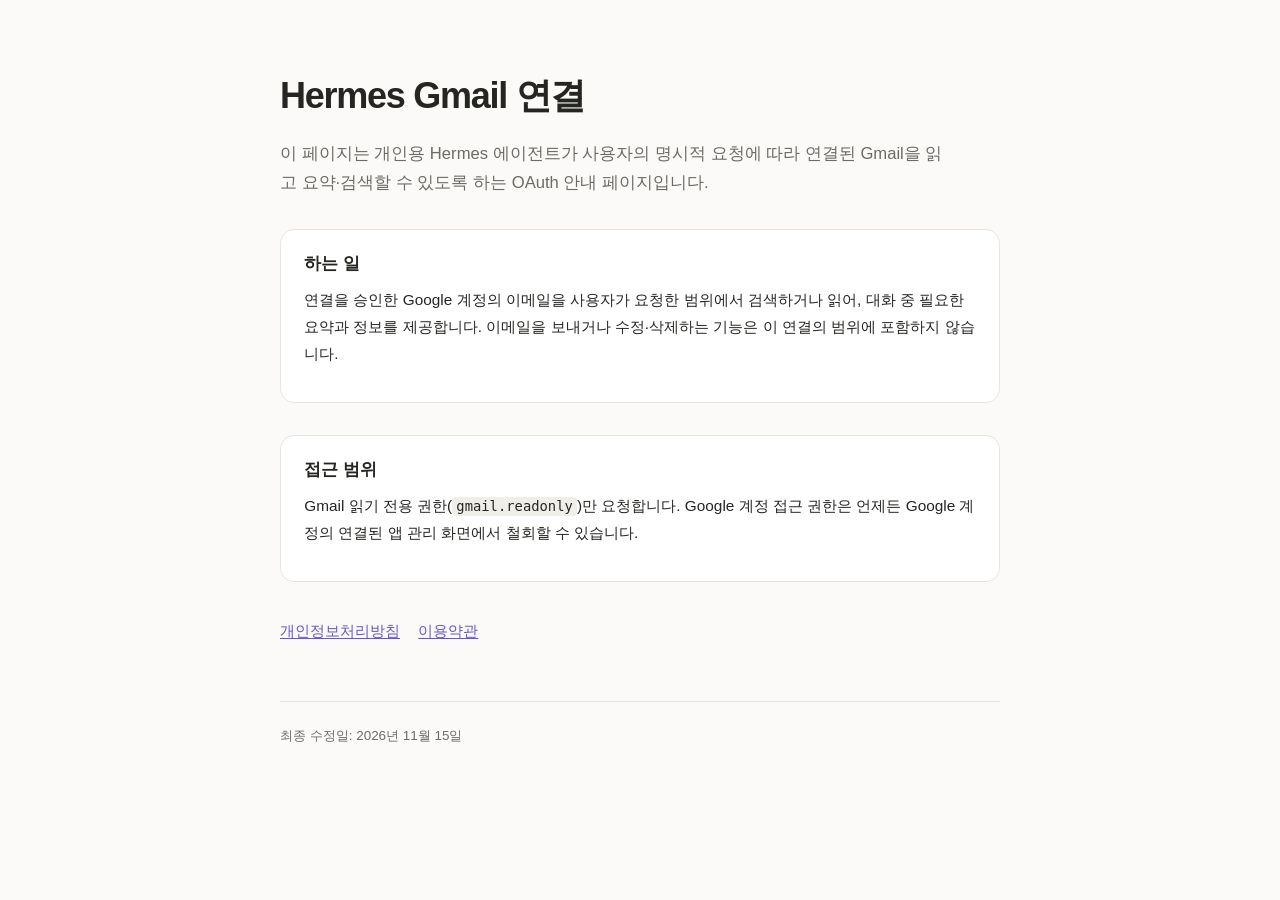
<file: index.html>
<!doctype html>
<html lang="ko">
<head>
  <meta charset="utf-8">
  <meta name="viewport" content="width=device-width, initial-scale=1">
  <meta name="robots" content="noindex, nofollow">
  <title>Hermes Gmail 연결</title>
  <link rel="stylesheet" href="/styles.css">
</head>
<body>
  <main>
    <h1>Hermes Gmail 연결</h1>
    <p class="lead">이 페이지는 개인용 Hermes 에이전트가 사용자의 명시적 요청에 따라 연결된 Gmail을 읽고 요약·검색할 수 있도록 하는 OAuth 안내 페이지입니다.</p>

    <section class="card">
      <h2>하는 일</h2>
      <p>연결을 승인한 Google 계정의 이메일을 사용자가 요청한 범위에서 검색하거나 읽어, 대화 중 필요한 요약과 정보를 제공합니다. 이메일을 보내거나 수정·삭제하는 기능은 이 연결의 범위에 포함하지 않습니다.</p>
    </section>

    <section class="card">
      <h2>접근 범위</h2>
      <p>Gmail 읽기 전용 권한(<code>gmail.readonly</code>)만 요청합니다. Google 계정 접근 권한은 언제든 Google 계정의 연결된 앱 관리 화면에서 철회할 수 있습니다.</p>
    </section>

    <nav aria-label="관련 문서">
      <a href="/privacy.html">개인정보처리방침</a>
      <a href="/terms.html">이용약관</a>
    </nav>

    <footer>최종 수정일: 2026년 11월 15일</footer>
  </main>
</body>
</html>
</file>
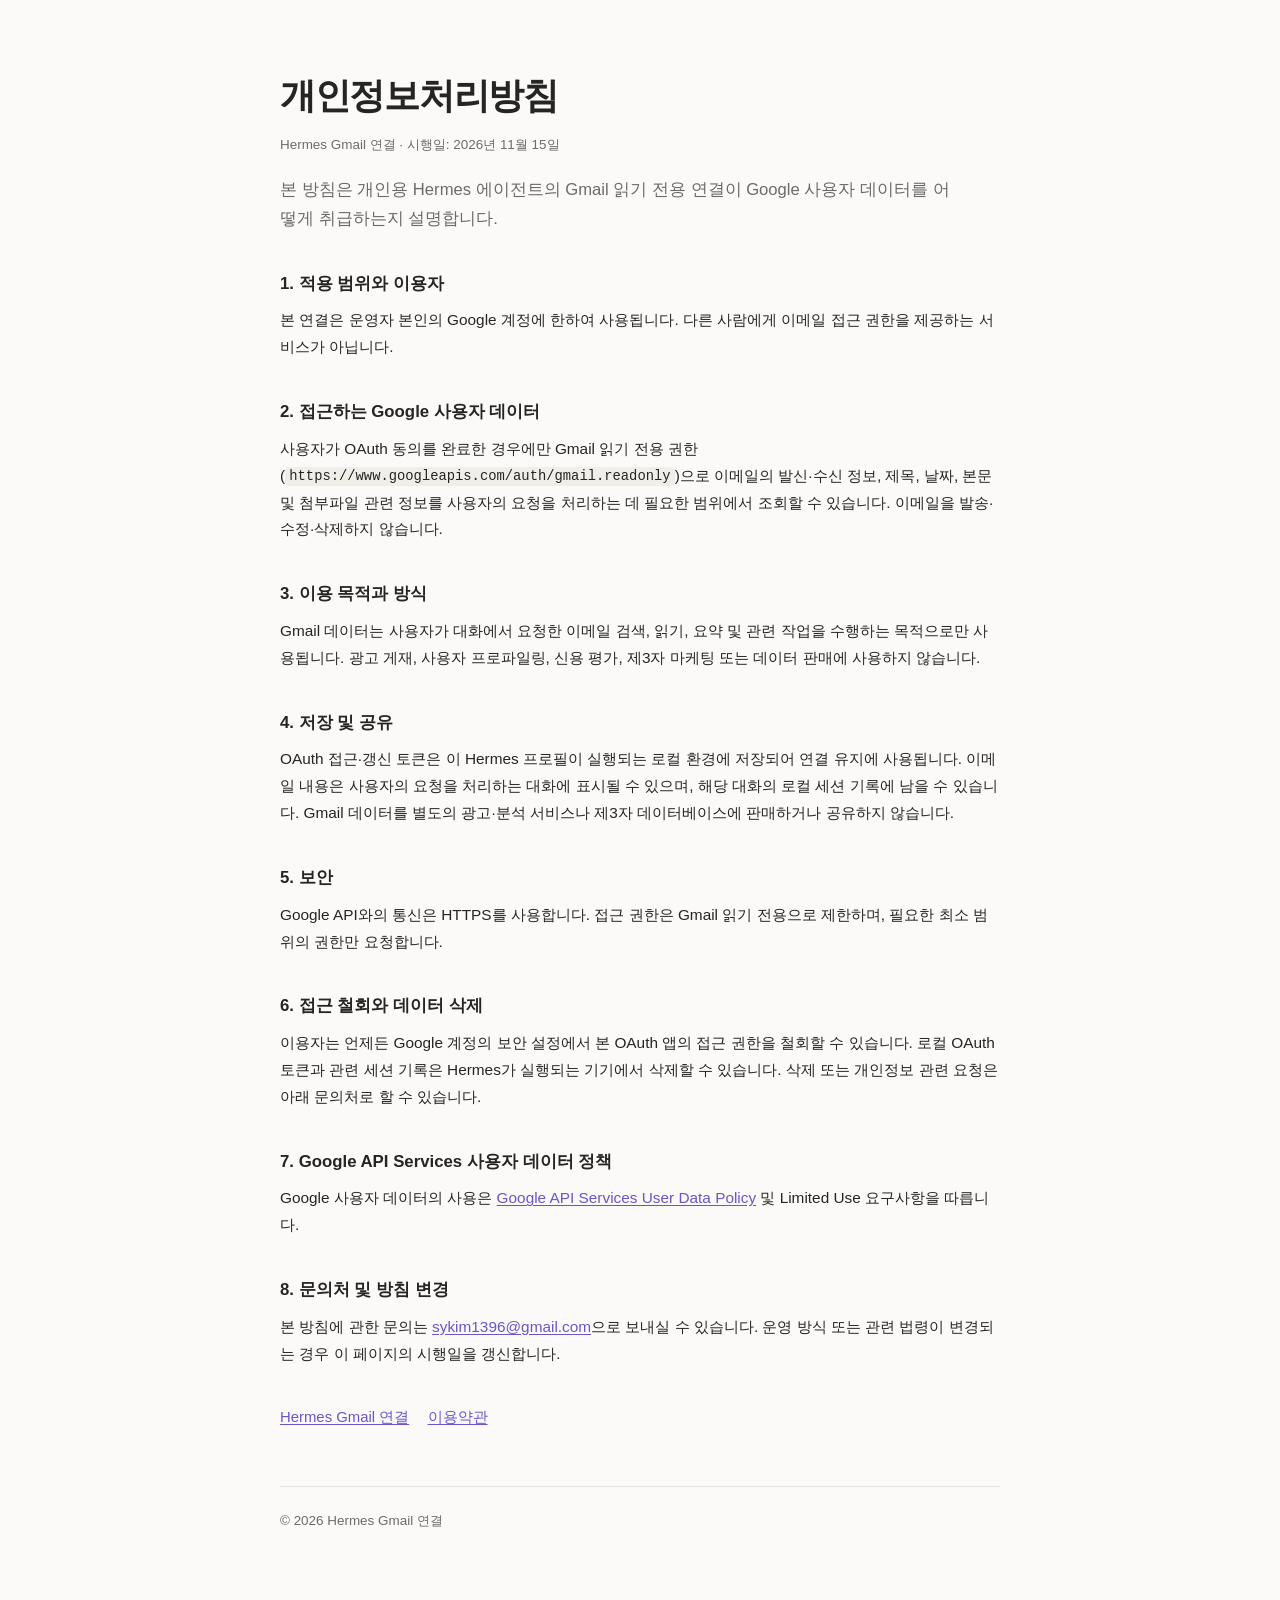
<file: privacy.html>
<!doctype html>
<html lang="ko">
<head>
  <meta charset="utf-8">
  <meta name="viewport" content="width=device-width, initial-scale=1">
  <meta name="robots" content="noindex, nofollow">
  <title>개인정보처리방침 · Hermes Gmail 연결</title>
  <link rel="stylesheet" href="/styles.css">
</head>
<body>
  <main>
    <h1>개인정보처리방침</h1>
    <p class="meta">Hermes Gmail 연결 · 시행일: 2026년 11월 15일</p>
    <p class="lead">본 방침은 개인용 Hermes 에이전트의 Gmail 읽기 전용 연결이 Google 사용자 데이터를 어떻게 취급하는지 설명합니다.</p>

    <h2>1. 적용 범위와 이용자</h2>
    <p>본 연결은 운영자 본인의 Google 계정에 한하여 사용됩니다. 다른 사람에게 이메일 접근 권한을 제공하는 서비스가 아닙니다.</p>

    <h2>2. 접근하는 Google 사용자 데이터</h2>
    <p>사용자가 OAuth 동의를 완료한 경우에만 Gmail 읽기 전용 권한(<code>https://www.googleapis.com/auth/gmail.readonly</code>)으로 이메일의 발신·수신 정보, 제목, 날짜, 본문 및 첨부파일 관련 정보를 사용자의 요청을 처리하는 데 필요한 범위에서 조회할 수 있습니다. 이메일을 발송·수정·삭제하지 않습니다.</p>

    <h2>3. 이용 목적과 방식</h2>
    <p>Gmail 데이터는 사용자가 대화에서 요청한 이메일 검색, 읽기, 요약 및 관련 작업을 수행하는 목적으로만 사용됩니다. 광고 게재, 사용자 프로파일링, 신용 평가, 제3자 마케팅 또는 데이터 판매에 사용하지 않습니다.</p>

    <h2>4. 저장 및 공유</h2>
    <p>OAuth 접근·갱신 토큰은 이 Hermes 프로필이 실행되는 로컬 환경에 저장되어 연결 유지에 사용됩니다. 이메일 내용은 사용자의 요청을 처리하는 대화에 표시될 수 있으며, 해당 대화의 로컬 세션 기록에 남을 수 있습니다. Gmail 데이터를 별도의 광고·분석 서비스나 제3자 데이터베이스에 판매하거나 공유하지 않습니다.</p>

    <h2>5. 보안</h2>
    <p>Google API와의 통신은 HTTPS를 사용합니다. 접근 권한은 Gmail 읽기 전용으로 제한하며, 필요한 최소 범위의 권한만 요청합니다.</p>

    <h2>6. 접근 철회와 데이터 삭제</h2>
    <p>이용자는 언제든 Google 계정의 보안 설정에서 본 OAuth 앱의 접근 권한을 철회할 수 있습니다. 로컬 OAuth 토큰과 관련 세션 기록은 Hermes가 실행되는 기기에서 삭제할 수 있습니다. 삭제 또는 개인정보 관련 요청은 아래 문의처로 할 수 있습니다.</p>

    <h2>7. Google API Services 사용자 데이터 정책</h2>
    <p>Google 사용자 데이터의 사용은 <a href="https://developers.google.com/terms/api-services-user-data-policy" target="_blank" rel="noopener">Google API Services User Data Policy</a> 및 Limited Use 요구사항을 따릅니다.</p>

    <h2>8. 문의처 및 방침 변경</h2>
    <p>본 방침에 관한 문의는 <a href="mailto:sykim1396@gmail.com">sykim1396@gmail.com</a>으로 보내실 수 있습니다. 운영 방식 또는 관련 법령이 변경되는 경우 이 페이지의 시행일을 갱신합니다.</p>

    <nav aria-label="관련 문서">
      <a href="/">Hermes Gmail 연결</a>
      <a href="/terms.html">이용약관</a>
    </nav>

    <footer>© 2026 Hermes Gmail 연결</footer>
  </main>
</body>
</html>
</file>
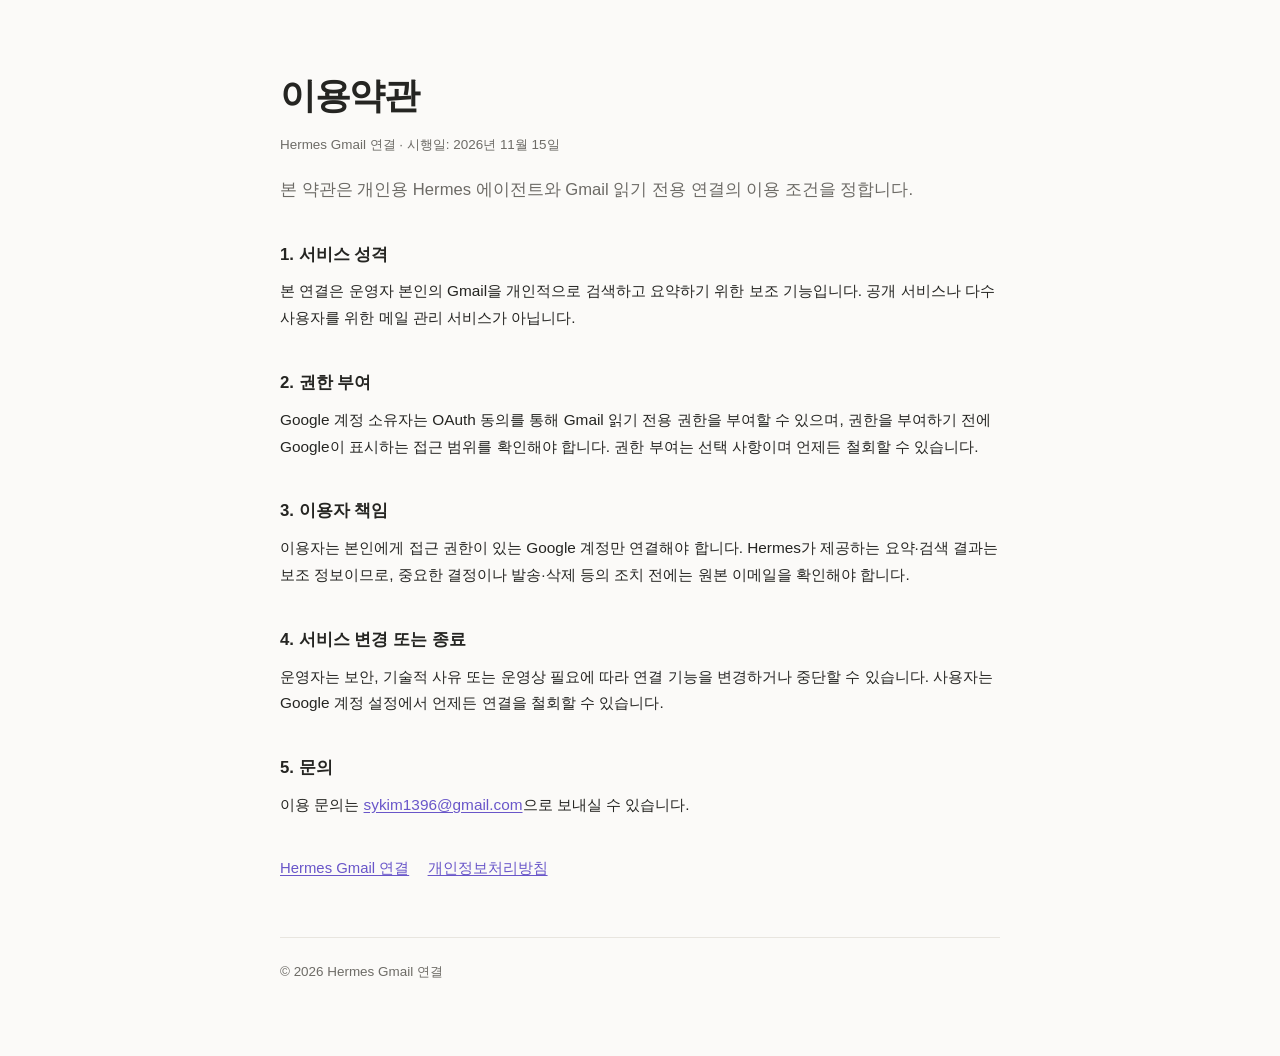
<file: terms.html>
<!doctype html>
<html lang="ko">
<head>
  <meta charset="utf-8">
  <meta name="viewport" content="width=device-width, initial-scale=1">
  <meta name="robots" content="noindex, nofollow">
  <title>이용약관 · Hermes Gmail 연결</title>
  <link rel="stylesheet" href="/styles.css">
</head>
<body>
  <main>
    <h1>이용약관</h1>
    <p class="meta">Hermes Gmail 연결 · 시행일: 2026년 11월 15일</p>
    <p class="lead">본 약관은 개인용 Hermes 에이전트와 Gmail 읽기 전용 연결의 이용 조건을 정합니다.</p>

    <h2>1. 서비스 성격</h2>
    <p>본 연결은 운영자 본인의 Gmail을 개인적으로 검색하고 요약하기 위한 보조 기능입니다. 공개 서비스나 다수 사용자를 위한 메일 관리 서비스가 아닙니다.</p>

    <h2>2. 권한 부여</h2>
    <p>Google 계정 소유자는 OAuth 동의를 통해 Gmail 읽기 전용 권한을 부여할 수 있으며, 권한을 부여하기 전에 Google이 표시하는 접근 범위를 확인해야 합니다. 권한 부여는 선택 사항이며 언제든 철회할 수 있습니다.</p>

    <h2>3. 이용자 책임</h2>
    <p>이용자는 본인에게 접근 권한이 있는 Google 계정만 연결해야 합니다. Hermes가 제공하는 요약·검색 결과는 보조 정보이므로, 중요한 결정이나 발송·삭제 등의 조치 전에는 원본 이메일을 확인해야 합니다.</p>

    <h2>4. 서비스 변경 또는 종료</h2>
    <p>운영자는 보안, 기술적 사유 또는 운영상 필요에 따라 연결 기능을 변경하거나 중단할 수 있습니다. 사용자는 Google 계정 설정에서 언제든 연결을 철회할 수 있습니다.</p>

    <h2>5. 문의</h2>
    <p>이용 문의는 <a href="mailto:sykim1396@gmail.com">sykim1396@gmail.com</a>으로 보내실 수 있습니다.</p>

    <nav aria-label="관련 문서">
      <a href="/">Hermes Gmail 연결</a>
      <a href="/privacy.html">개인정보처리방침</a>
    </nav>

    <footer>© 2026 Hermes Gmail 연결</footer>
  </main>
</body>
</html>
</file>
<file: styles.css>
:root {
  color-scheme: light;
  --page: #fbfaf8;
  --surface: #ffffff;
  --ink: #252522;
  --muted: #6d6b66;
  --line: #e8e5df;
  --link: #6956c9;
}

* { box-sizing: border-box; }

body {
  margin: 0;
  background: var(--page);
  color: var(--ink);
  font-family: -apple-system, BlinkMacSystemFont, "Segoe UI", "Apple SD Gothic Neo", "Noto Sans KR", sans-serif;
  line-height: 1.75;
  -webkit-text-size-adjust: 100%;
}

main {
  width: min(100% - 2.5rem, 720px);
  margin: 0 auto;
  padding: 4.5rem 0;
}

h1, h2 { line-height: 1.35; }

h1 {
  margin: 0;
  font-size: clamp(1.75rem, 4vw, 2.25rem);
  letter-spacing: -0.035em;
}

h2 {
  margin: 2.5rem 0 0.65rem;
  font-size: 1.05rem;
}

p, li { font-size: 0.96rem; }

p { margin: 0.75rem 0; }

ul { padding-left: 1.25rem; }

li + li { margin-top: 0.38rem; }

.lead {
  max-width: 42rem;
  margin-top: 1.15rem;
  color: var(--muted);
  font-size: 1.04rem;
}

.card {
  margin-top: 2rem;
  padding: 1.4rem 1.45rem;
  border: 1px solid var(--line);
  border-radius: 14px;
  background: var(--surface);
}

.card h2 { margin-top: 0; }

a { color: var(--link); text-underline-offset: 0.16em; }

nav {
  display: flex;
  flex-wrap: wrap;
  gap: 0.85rem 1.15rem;
  margin-top: 2.25rem;
  font-size: 0.93rem;
}

.meta, footer {
  color: var(--muted);
  font-size: 0.84rem;
}

footer {
  margin-top: 3.5rem;
  padding-top: 1.4rem;
  border-top: 1px solid var(--line);
}

code {
  padding: 0.1em 0.3em;
  border-radius: 4px;
  background: #f0eee9;
  font-size: 0.9em;
}
</file>
